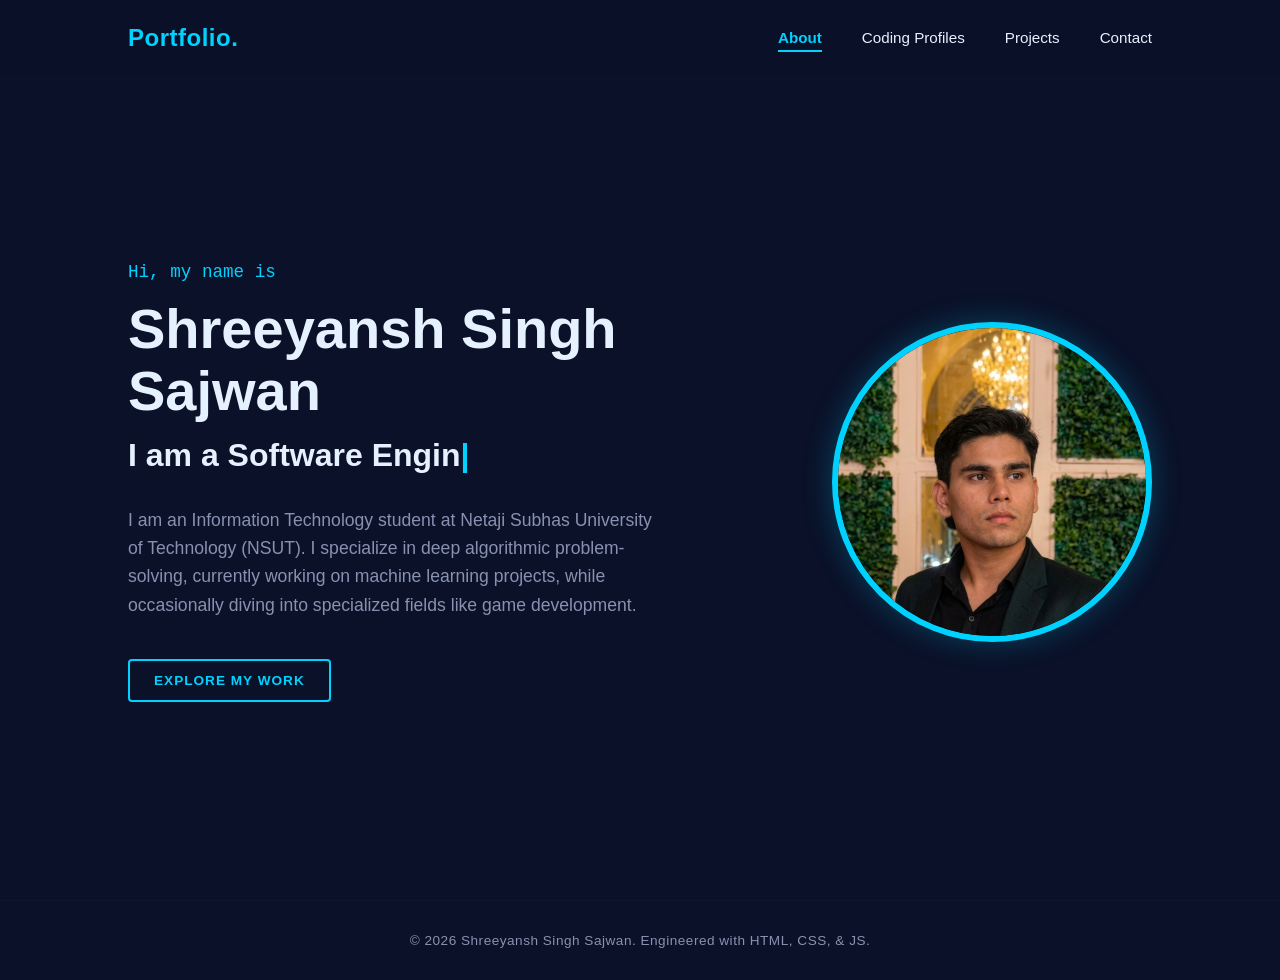
<file: index.html>
<!DOCTYPE html>
<html lang="en">
<head>
    <meta charset="UTF-8">
    <meta name="viewport" content="width=device-width, initial-scale=1.0">
    <title>Shreeyansh Singh Sajwan | Home</title>
    <link rel="stylesheet" href="style.css">
</head>
<body>

    <nav class="navbar">
        <div class="logo">Portfolio.</div>
        <ul class="nav-links">
            <li><a href="index.html" class="active-nav">About</a></li>
            <li><a href="profiles.html">Coding Profiles</a></li>
            <li><a href="projects.html">Projects</a></li>
            <li><a href="contact.html">Contact</a></li>
        </ul>
    </nav>

    <header id="about" class="hero">
        <div class="hero-flex-container">
            <div class="hero-content">
                <p class="greeting">Hi, my name is</p>
                <h1 class="name">Shreeyansh Singh Sajwan</h1>
                <h2 class="dynamic-text">I am a <span class="typewriter" data-words='["Software Engineer.", "Competitive Programmer.", "Problem Solver."]'></span></h2>
                <p class="bio">
                    I am an Information Technology student at Netaji Subhas University of Technology (NSUT). 
                    I specialize in deep algorithmic problem-solving, currently working on machine learning
                    projects, while occasionally diving into specialized fields like game development.
                </p>
                <a href="projects.html" class="btn">Explore My Work</a>
            </div>
            <div class="hero-portrait-container">
                <img src="me.jpeg" alt="Shreeyansh Singh Sajwan" class="hero-portrait">
            </div>
        </div>
    </header>

    <footer>
        <p>&copy; 2026 Shreeyansh Singh Sajwan. Engineered with HTML, CSS, & JS.</p>
    </footer>

    <script src="script.js"></script>
</body>
</html>
</file>
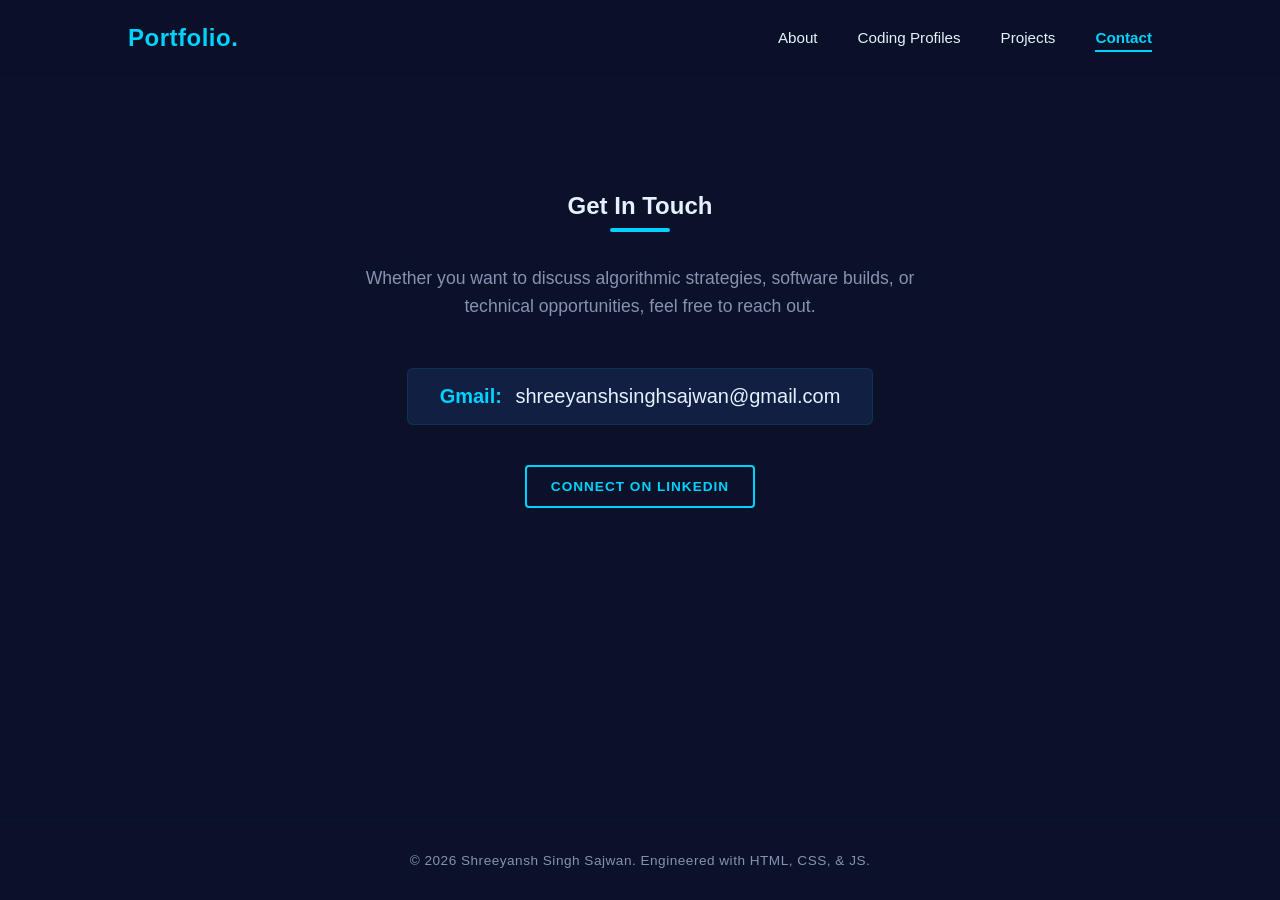
<file: contact.html>
<!DOCTYPE html>
<html lang="en">
<head>
    <meta charset="UTF-8">
    <meta name="viewport" content="width=device-width, initial-scale=1.0">
    <title>Contact | Shreeyansh Singh Sajwan</title>
    <link rel="stylesheet" href="style.css">
</head>
<body>

    <nav class="navbar">
        <div class="logo">Portfolio.</div>
        <ul class="nav-links">
            <li><a href="index.html">About</a></li>
            <li><a href="profiles.html">Coding Profiles</a></li>
            <li><a href="projects.html">Projects</a></li>
            <li><a href="contact.html" class="active-nav">Contact</a></li>
        </ul>
    </nav>

    <main class="page-content reveal">
        <div class="contact-container">
            <h2>Get In Touch</h2>
            <div class="underline"></div>
            <p>Whether you want to discuss algorithmic strategies, software builds, or technical opportunities, feel free to reach out.</p>
            
            <div class="contact-hybrid">
                <div class="gmail-text">
                    <span class="label">Gmail:</span> 
                    <span class="value">shreeyanshsinghsajwan@gmail.com</span>
                </div>
                <div class="linkedin-box">
                    <a href="https://linkedin.com/in/shreeyansh-singh-sajwan" target="_blank" class="btn">Connect on LinkedIn</a>
                </div>
            </div>
        </div>
    </main>

    <footer>
        <p>&copy; 2026 Shreeyansh Singh Sajwan. Engineered with HTML, CSS, & JS.</p>
    </footer>

    <script src="script.js"></script>
</body>
</html>
</file>
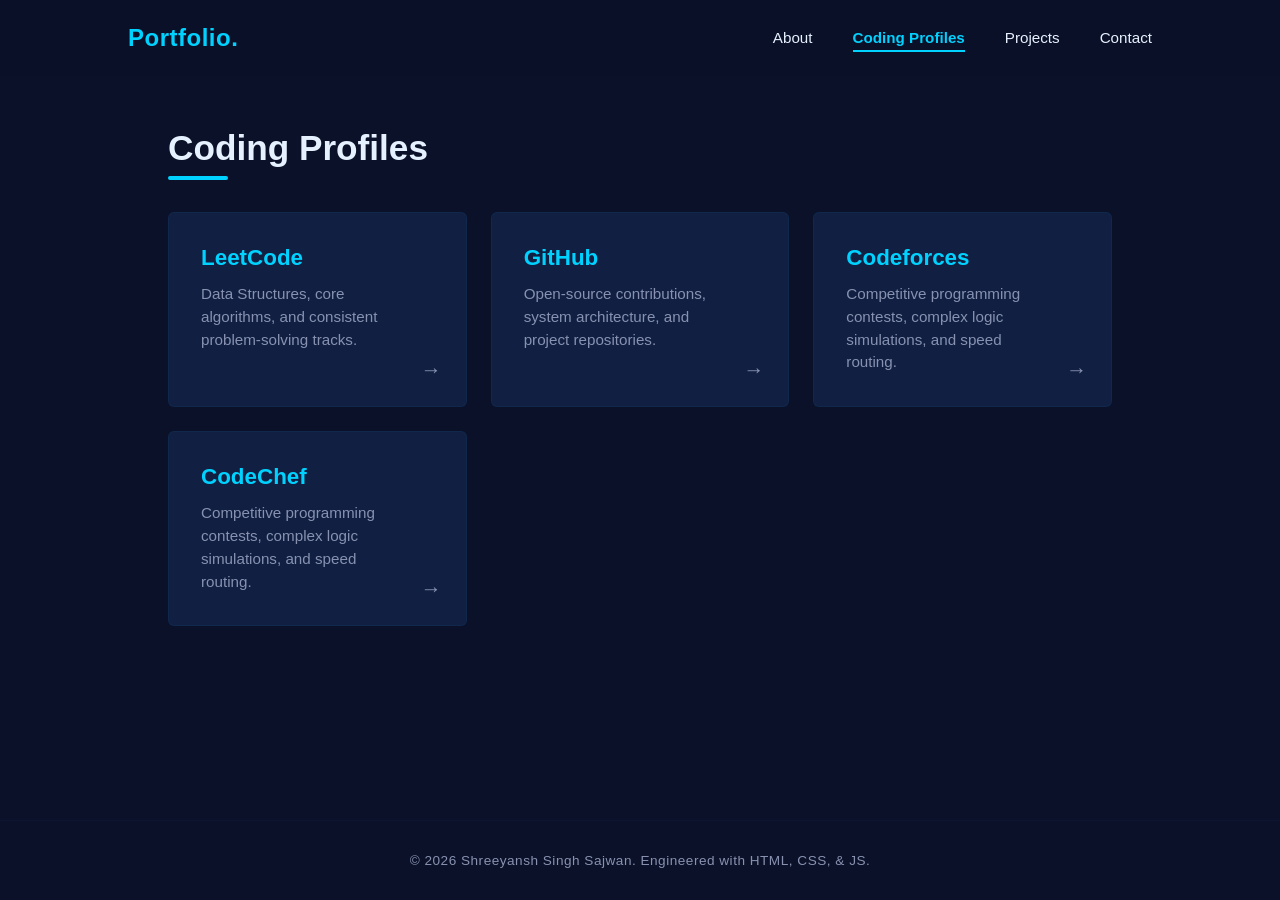
<file: profiles.html>
<!DOCTYPE html>
<html lang="en">
<head>
    <meta charset="UTF-8">
    <meta name="viewport" content="width=device-width, initial-scale=1.0">
    <title>Profiles | Shreeyansh Singh Sajwan</title>
    <link rel="stylesheet" href="style.css">
</head>
<body>

    <nav class="navbar">
        <div class="logo">Portfolio.</div>
        <ul class="nav-links">
            <li><a href="index.html">About</a></li>
            <li><a href="profiles.html" class="active-nav">Coding Profiles</a></li>
            <li><a href="projects.html">Projects</a></li>
            <li><a href="contact.html">Contact</a></li>
        </ul>
    </nav>

    <main class="page-content reveal">
        <div class="section-header">
            <h2>Coding Profiles</h2>
            <div class="underline"></div>
        </div>
        <div class="profile-grid">
            <a href="https://leetcode.com/u/GamerTripleS55" target="_blank" class="profile-card leetcode">
                <h3>LeetCode</h3>
                <p>Data Structures, core algorithms, and consistent problem-solving tracks.</p>
                <span class="link-arrow">→</span>
            </a>
            <a href="https://github.com/Shreeyansh-S-Sajwan" target="_blank" class="profile-card github">
                <h3>GitHub</h3>
                <p>Open-source contributions, system architecture, and project repositories.</p>
                <span class="link-arrow">→</span>
            </a>
            <a href="https://codeforces.com/profile/gamertriples55" target="_blank" class="profile-card codeforces">
                <h3>Codeforces</h3>
                <p>Competitive programming contests, complex logic simulations, and speed routing.</p>
                <span class="link-arrow">→</span>
            </a>
            <a href="https://www.codechef.com/users/gamertriples55" target="_blank" class="profile-card codechef">
                <h3>CodeChef</h3>
                <p>Competitive programming contests, complex logic simulations, and speed routing.</p>
                <span class="link-arrow">→</span>
            </a>
        </div>
    </main>

    <footer>
        <p>&copy; 2026 Shreeyansh Singh Sajwan. Engineered with HTML, CSS, & JS.</p>
    </footer>

    <script src="script.js"></script>
</body>
</html>
</file>
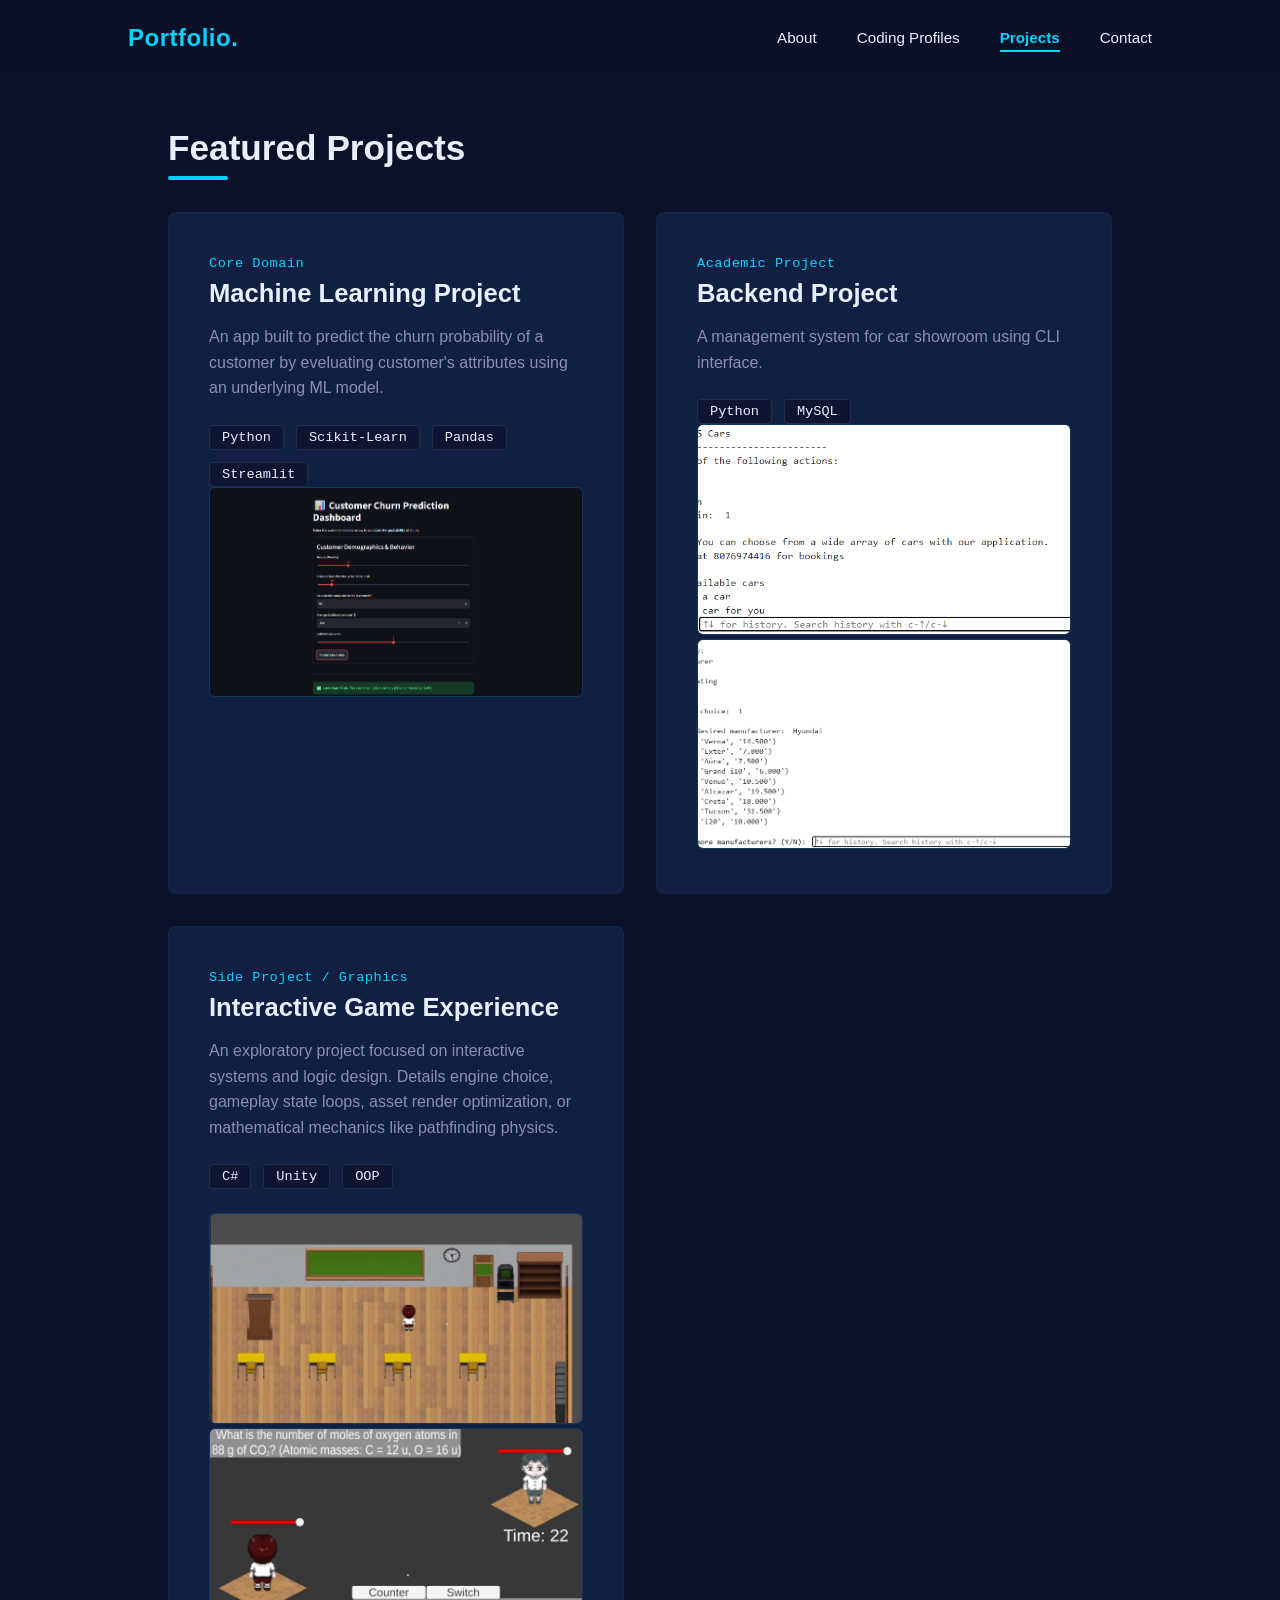
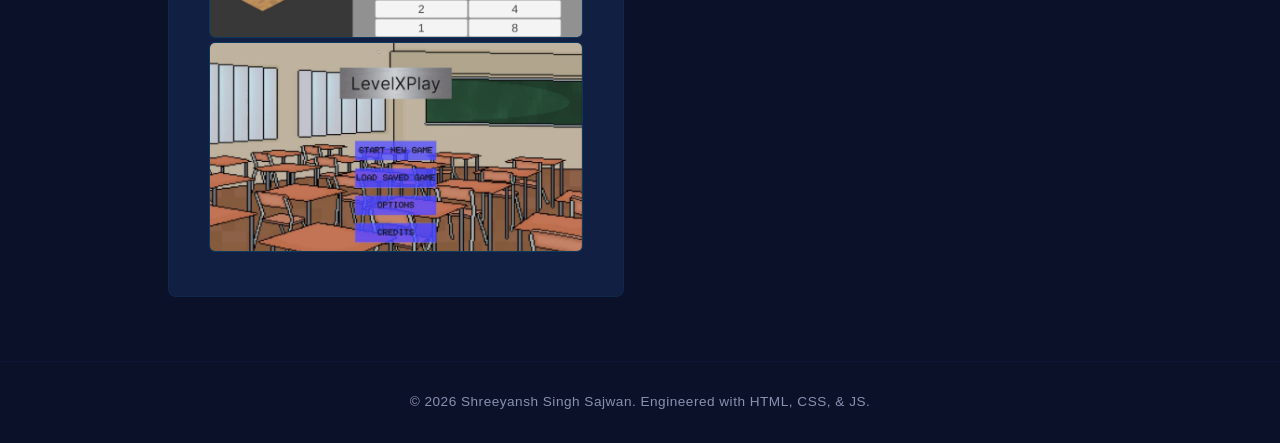
<file: projects.html>
<!DOCTYPE html>
<html lang="en">
<head>
    <meta charset="UTF-8">
    <meta name="viewport" content="width=device-width, initial-scale=1.0">
    <title>Projects | Shreeyansh Singh Sajwan</title>
    <link rel="stylesheet" href="style.css">
</head>
<body>

    <nav class="navbar">
        <div class="logo">Portfolio.</div>
        <ul class="nav-links">
            <li><a href="index.html">About</a></li>
            <li><a href="profiles.html">Coding Profiles</a></li>
            <li><a href="projects.html" class="active-nav">Projects</a></li>
            <li><a href="contact.html">Contact</a></li>
        </ul>
    </nav>

    <main class="page-content reveal">
        <div class="section-header">
            <h2>Featured Projects</h2>
            <div class="underline"></div>
        </div>
        
        <div class="projects-grid">
            <div class="project-card main-tech">
                <span class="project-tag">Core Domain</span>
                <h3>Machine Learning Project</h3>
                <p>An app built to predict the churn probability of a customer by eveluating customer's attributes using an underlying ML model.</p>
                <div class="project-tech-stack">
                    <span>Python</span><span>Scikit-Learn</span><span>Pandas</span><span>Streamlit</span>
                </div>
                <div class="screenshots">
                    <img src="e-churn.png" alt="Appliction Interface" class="ss">
                </div>
            </div>

            <div class="project-card main-tech">
                <span class="project-tag">Academic Project</span>
                <h3>Backend Project</h3>
                <p>A management system for car showroom using CLI interface.</p>
                <div class="project-tech-stack">
                    <span>Python</span><span>MySQL</span>
                </div>
                <div class="screenshots">
                    <img src="csm1.png" alt="Main Menu" class="ss">
                    <img src="csm2.png" alt="CLI Interface" class="ss">
                </div>
            </div>

            <div class="project-card game-tech">
                <div class="project-text-content">
                    <span class="project-tag">Side Project / Graphics</span>
                    <h3>Interactive Game Experience</h3>
                    <p>An exploratory project focused on interactive systems and logic design. Details engine choice, gameplay state loops, asset render optimization, or mathematical mechanics like pathfinding physics.</p>
                    <div class="project-tech-stack">
                        <span>C#</span><span>Unity</span><span>OOP</span>
                    </div>
                </div>
                <div class="screenshots">
                    <img src="game-ss1.jpeg" alt="Gameplay Action View" class="ss">
                    <img src="game-ss2.jpeg" alt="Game Battle View" class="ss">
                    <img src="game-ss3.jpeg" alt="Game Interface or Level Design" class="ss">
                </div>
            </div>
        </div>
    </main>

    <footer>
        <p>&copy; 2026 Shreeyansh Singh Sajwan. Engineered with HTML, CSS, & JS.</p>
    </footer>

    <script src="script.js"></script>
</body>
</html>
</file>
<file: style.css>
/* ==========================================================================
   1. VARIABLES & RESET
   ========================================================================== */
:root {
    --bg-main: #0a1128;          
    --bg-surface: #101f42;       
    --text-bright: #e6f1ff;      
    --text-muted: #8892b0;       
    --text-primary: #00d2ff;     
    --blue-glow: rgba(0, 210, 255, 0.25);
    
    /* System Transitions */
    --transition-smooth: all 0.3s cubic-bezier(0.25, 0.8, 0.25, 1);
}

* {
    margin: 0;
    padding: 0;
    box-sizing: border-box;
    font-family: 'Segoe UI', Tahoma, Geneva, Verdana, sans-serif;
}

html {
    scroll-behavior: smooth;
    background-color: var(--bg-main);
    color: var(--text-muted);
}

body {
    min-height: 100vh;
    display: flex;
    flex-direction: column;
    overflow-x: hidden;
}

/* Custom Scrollbar for modern browsers */
::-webkit-scrollbar {
    width: 8px;
}
::-webkit-scrollbar-track {
    background: var(--bg-main);
}
::-webkit-scrollbar-thumb {
    background: var(--bg-surface);
    border-radius: 4px;
    border: 1px solid var(--text-primary);
}

/* ==========================================================================
   2. GLOBAL TYPOGRAPHY & BUTTONS
   ========================================================================== */
h1, h2, h3 {
    color: var(--text-bright);
    font-weight: 700;
}

a {
    text-decoration: none;
    color: inherit;
}

.underline {
    width: 60px;
    height: 4px;
    background-color: var(--text-primary);
    margin: 0.5rem 0 2rem 0;
    border-radius: 2px;
}

/* Reusable Standard Button */
.btn {
    display: inline-block;
    padding: 0.75rem 1.5rem;
    border: 2px solid var(--text-primary);
    color: var(--text-primary);
    border-radius: 4px;
    font-weight: 600;
    text-transform: uppercase;
    font-size: 0.85rem;
    letter-spacing: 1px;
    background: transparent;
    transition: var(--transition-smooth);
}

.btn:hover {
    background-color: var(--blue-glow);
    box-shadow: 0 0 15px var(--blue-glow);
    transform: translateY(-2px);
    cursor: pointer;
}

/* ==========================================================================
   3. NAVIGATION BAR
   ========================================================================== */
.navbar {
    position: fixed;
    top: 0;
    left: 0;
    width: 100%;
    display: flex;
    justify-content: space-between;
    align-items: center;
    padding: 1.5rem 10%;
    background-color: rgba(10, 17, 40, 0.9);
    backdrop-filter: blur(10px);
    z-index: 1000;
    transition: var(--transition-smooth);
}

/* Triggered via Javascript scroll module */
.navbar.shrink {
    padding: 0.8rem 10%;
    box-shadow: 0 10px 30px rgba(0, 0, 0, 0.5);
    background-color: var(--bg-surface);
}

.logo {
    font-size: 1.5rem;
    font-weight: 800;
    color: var(--text-primary);
    letter-spacing: 0.5px;
}

.nav-links {
    display: flex;
    list-style: none;
    gap: 2.5rem;
}

.nav-links a {
    color: var(--text-bright);
    font-size: 0.95rem;
    font-weight: 500;
    transition: var(--transition-smooth);
    padding-bottom: 4px;
}

.nav-links a:hover {
    color: var(--text-primary);
}

/* Multi-page layout marker highlighting active menu index */
.nav-links a.active-nav {
    color: var(--text-primary);
    font-weight: 600;
    border-bottom: 2px solid var(--text-primary);
}

/* ==========================================================================
   4. SCROLL REVEAL ENGINE
   ========================================================================== */
.reveal {
    opacity: 0;
    transform: translateY(30px);
    transition: opacity 0.8s ease, transform 0.8s ease;
}

.reveal.active {
    opacity: 1;
    transform: translateY(0);
}

/* ==========================================================================
   5. HOME PAGE - HERO SECTION
   ========================================================================== */
.hero {
    min-height: 100vh;
    display: flex;
    align-items: center;
    padding: 0 10%;
    padding-top: 4rem; /* Safe navigation offset clearance */
}

.hero-flex-container {
    display: flex;
    justify-content: space-between;
    align-items: center;
    width: 100%;
    max-width: 1200px;
    margin: 0 auto;
    gap: 3rem;
}

.hero-content {
    flex: 1;
}

.greeting {
    color: var(--text-primary);
    font-family: monospace;
    font-size: 1.1rem;
    margin-bottom: 1rem;
}

.name {
    font-size: 3.5rem;
    line-height: 1.1;
    margin-bottom: 1rem;
}

.dynamic-text {
    font-size: 2rem;
    color: var(--text-bright);
    margin-bottom: 1.5rem;
    min-height: 2.8rem; /* Prevents layout shifting text hops */
}

/* Fake terminal cursor element indicator */
.typewriter::after {
    content: '|';
    color: var(--text-primary);
    animation: blink 0.75s infinite;
}

@keyframes blink {
    50% { opacity: 0; }
}

.bio {
    max-width: 540px;
    font-size: 1.1rem;
    line-height: 1.6;
    margin-bottom: 2.5rem;
}

/* Circular Portrait Photo Framework */
.hero-portrait-container {
    flex-shrink: 0;
    width: 320px;
    height: 320px;
    border-radius: 50%;
    border: 6px solid var(--text-primary);
    overflow: hidden;
    box-shadow: 0 0 30px var(--blue-glow);
}

.hero-portrait {
    width: 100%;
    height: 100%;
    object-fit: cover;
}

/* ==========================================================================
   6. MULTI-PAGE INNER CONTAINER STANDARDIZATION
   ========================================================================== */
.page-content {
    padding: 8rem 10% 4rem 10%;
    flex: 1; /* Standardizes footer pinning baseline metrics */
    max-width: 1200px;
    width: 100%;
    margin: 0 auto;
}

.section-header h2 {
    font-size: 2.2rem;
}

/* ==========================================================================
   7. CODING PROFILES PAGE
   ========================================================================== */
.profile-grid {
    display: grid;
    grid-template-columns: repeat(auto-fit, minmax(280px, 1fr));
    gap: 1.5rem;
    margin-top: 1rem;
}

.profile-card {
    background-color: var(--bg-surface);
    padding: 2rem;
    border-radius: 6px;
    border: 1px solid rgba(0, 210, 255, 0.05);
    position: relative;
    transition: var(--transition-smooth);
}

.profile-card h3 {
    font-size: 1.4rem;
    margin-bottom: 0.75rem;
    color: var(--text-primary);
}

.profile-card p {
    font-size: 0.95rem;
    line-height: 1.5;
    padding-right: 1.5rem;
}

.link-arrow {
    position: absolute;
    bottom: 1.5rem;
    right: 1.5rem;
    font-size: 1.3rem;
    color: var(--text-muted);
    transition: var(--transition-smooth);
}

/* Profile Interactivity Transitions */
.profile-card:hover {
    transform: translateY(-5px);
    box-shadow: 0 10px 20px rgba(0, 0, 0, 0.3);
    border-color: var(--text-primary);
}

.profile-card:hover .link-arrow {
    color: var(--text-primary);
    transform: translateX(4px);
}

/* ==========================================================================
   8. FEATURED PROJECTS PAGE
   ========================================================================== */
.projects-grid {
    display: grid;
    grid-template-columns: repeat(auto-fit, minmax(450px, 1fr));
    gap: 2rem;
    margin-top: 1rem;
}

.project-card {
    background-color: var(--bg-surface);
    padding: 2.5rem;
    border-radius: 8px;
    border: 1px solid rgba(0, 210, 255, 0.05);
    transition: var(--transition-smooth);
}

.project-tag {
    color: var(--text-primary);
    font-family: monospace;
    font-size: 0.85rem;
    letter-spacing: 0.5px;
}

.project-card h3 {
    font-size: 1.6rem;
    margin: 0.5rem 0 1rem 0;
}

.project-card p {
    font-size: 1rem;
    line-height: 1.6;
    margin-bottom: 1.5rem;
}

.project-tech-stack {
    display: flex;
    flex-wrap: wrap;
    gap: 0.75rem;
}

.project-tech-stack span {
    font-family: monospace;
    font-size: 0.85rem;
    background-color: rgba(10, 17, 40, 0.6);
    color: var(--text-bright);
    padding: 0.25rem 0.75rem;
    border-radius: 4px;
    border: 1px solid rgba(230, 241, 255, 0.1);
}

.project-card:hover {
    transform: translateY(-5px);
    border-color: var(--text-primary);
    box-shadow: 0 10px 25px rgba(0, 0, 0, 0.4);
}

/* Specialized Flex Rules for the Game Card Grid */
.project-card.game-tech {
    display: flex;
    flex-direction: column;
    justify-content: space-between;
    gap: 1.5rem;
}

.game-screenshots {
    display: grid;
    grid-template-columns: 1fr 1fr;
    gap: 0.8rem;
    margin-top: 0.5rem;
}

.ss {
    width: 100%;
    height: auto;
    aspect-ratio: 16 / 9;
    object-fit: cover;
    border-radius: 6px;
    border: 1px solid rgba(0, 210, 255, 0.15);
    transition: var(--transition-smooth);
}

.ss:hover {
    transform: translateY(-2px) scale(1.03);
    border-color: var(--text-primary);
    box-shadow: 0 5px 15px var(--blue-glow);
    cursor: zoom-in;
}

/* ==========================================================================
   9. HYBRID CONTACT PAGE
   ========================================================================== */
.contact-container {
    text-align: center;
    max-width: 600px;
    margin: 4rem auto 0 auto;
}

.contact-container p {
    font-size: 1.1rem;
    line-height: 1.6;
}

.contact-container .underline {
    margin: 0.5rem auto 2rem auto;
}

.contact-hybrid {
    margin-top: 3rem;
    display: flex;
    flex-direction: column;
    gap: 2rem;
    align-items: center;
}

.gmail-text {
    font-size: 1.25rem;
    color: var(--text-muted);
    background-color: var(--bg-surface);
    padding: 1rem 2rem;
    border-radius: 6px;
    border: 1px solid rgba(0, 210, 255, 0.1);
}

.gmail-text .label {
    font-weight: 700;
    color: var(--text-primary);
    margin-right: 0.5rem;
}

.gmail-text .value {
    color: var(--text-bright);
    user-select: all; /* Allows immediate single-click selection */
}

.linkedin-box {
    margin-top: 0.5rem;
}

/* ==========================================================================
   10. SITE FOOTER
   ========================================================================== */
footer {
    text-align: center;
    padding: 2rem 0;
    background-color: var(--bg-main);
    border-top: 1px solid rgba(16, 31, 66, 0.4);
    font-size: 0.85rem;
    letter-spacing: 0.5px;
    margin-top: auto; /* Locks footer to screen base metrics layout context */
}

/* ==========================================================================
   11. RESPONSIVE DESIGN (MEDIA QUERIES)
   ========================================================================== */
@media (max-width: 968px) {
    .navbar { padding: 1.5rem 5%; }
    .navbar.shrink { padding: 0.8rem 5%; }
    .page-content { padding: 7rem 5% 4rem 5%; }
    .hero { padding: 0 5%; }
    
    .hero-flex-container {
        flex-direction: column-reverse;
        text-align: center;
        gap: 2rem;
        justify-content: center;
    }
    
    .hero-portrait-container {
        width: 260px;
        height: 260px;
    }
    
    .bio { margin: 0 auto 2.5rem auto; }
    .name { font-size: 2.8rem; }
    .dynamic-text { font-size: 1.6rem; }
}

@media (max-width: 600px) {
    .nav-links { gap: 1.2rem; }
    .nav-links a { font-size: 0.85rem; }
    .logo { font-size: 1.2rem; }
    
    .projects-grid {
        grid-template-columns: 1fr;
    }
    .project-card {
        padding: 1.5rem;
    }
    .screenshots {
        grid-template-columns: 1fr; /* Stacks screenshots on narrow screens */
    }
    .gmail-text {
        font-size: 1rem;
        padding: 1rem;
    }
}
</file>
